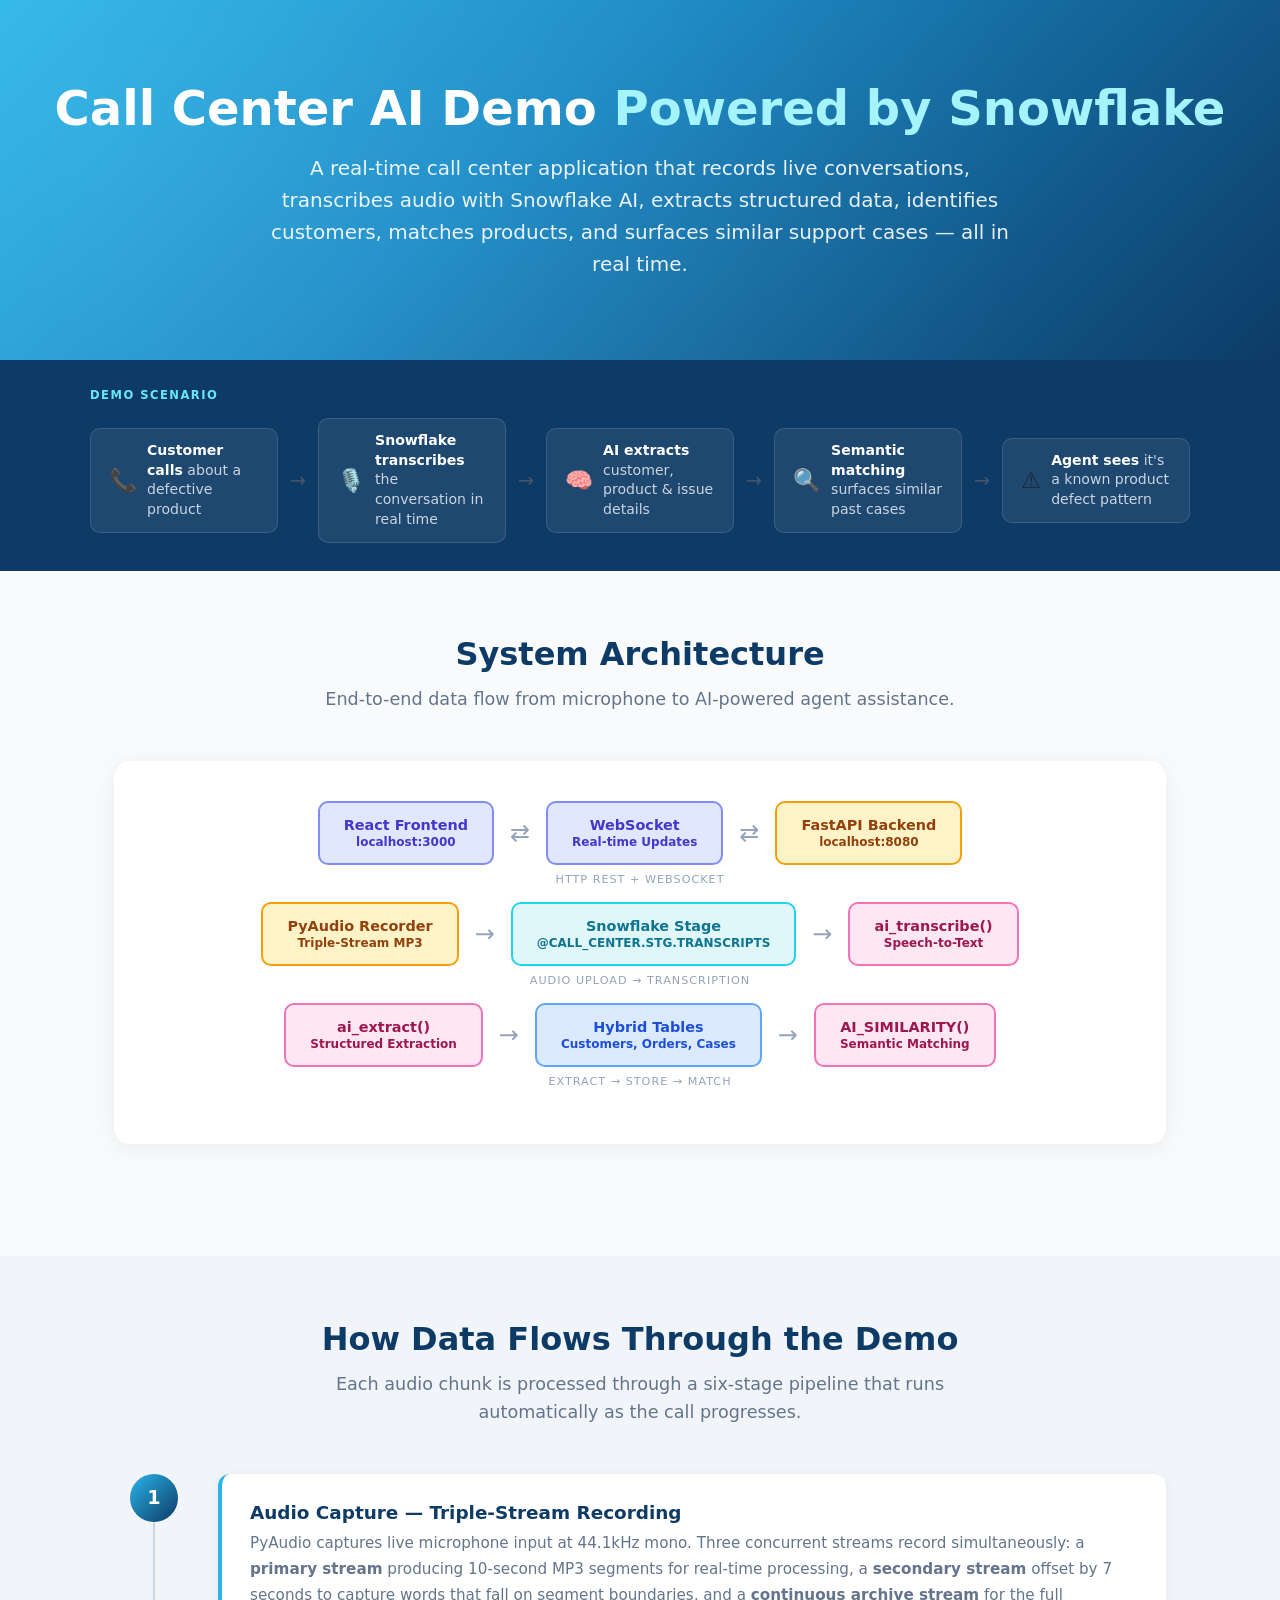
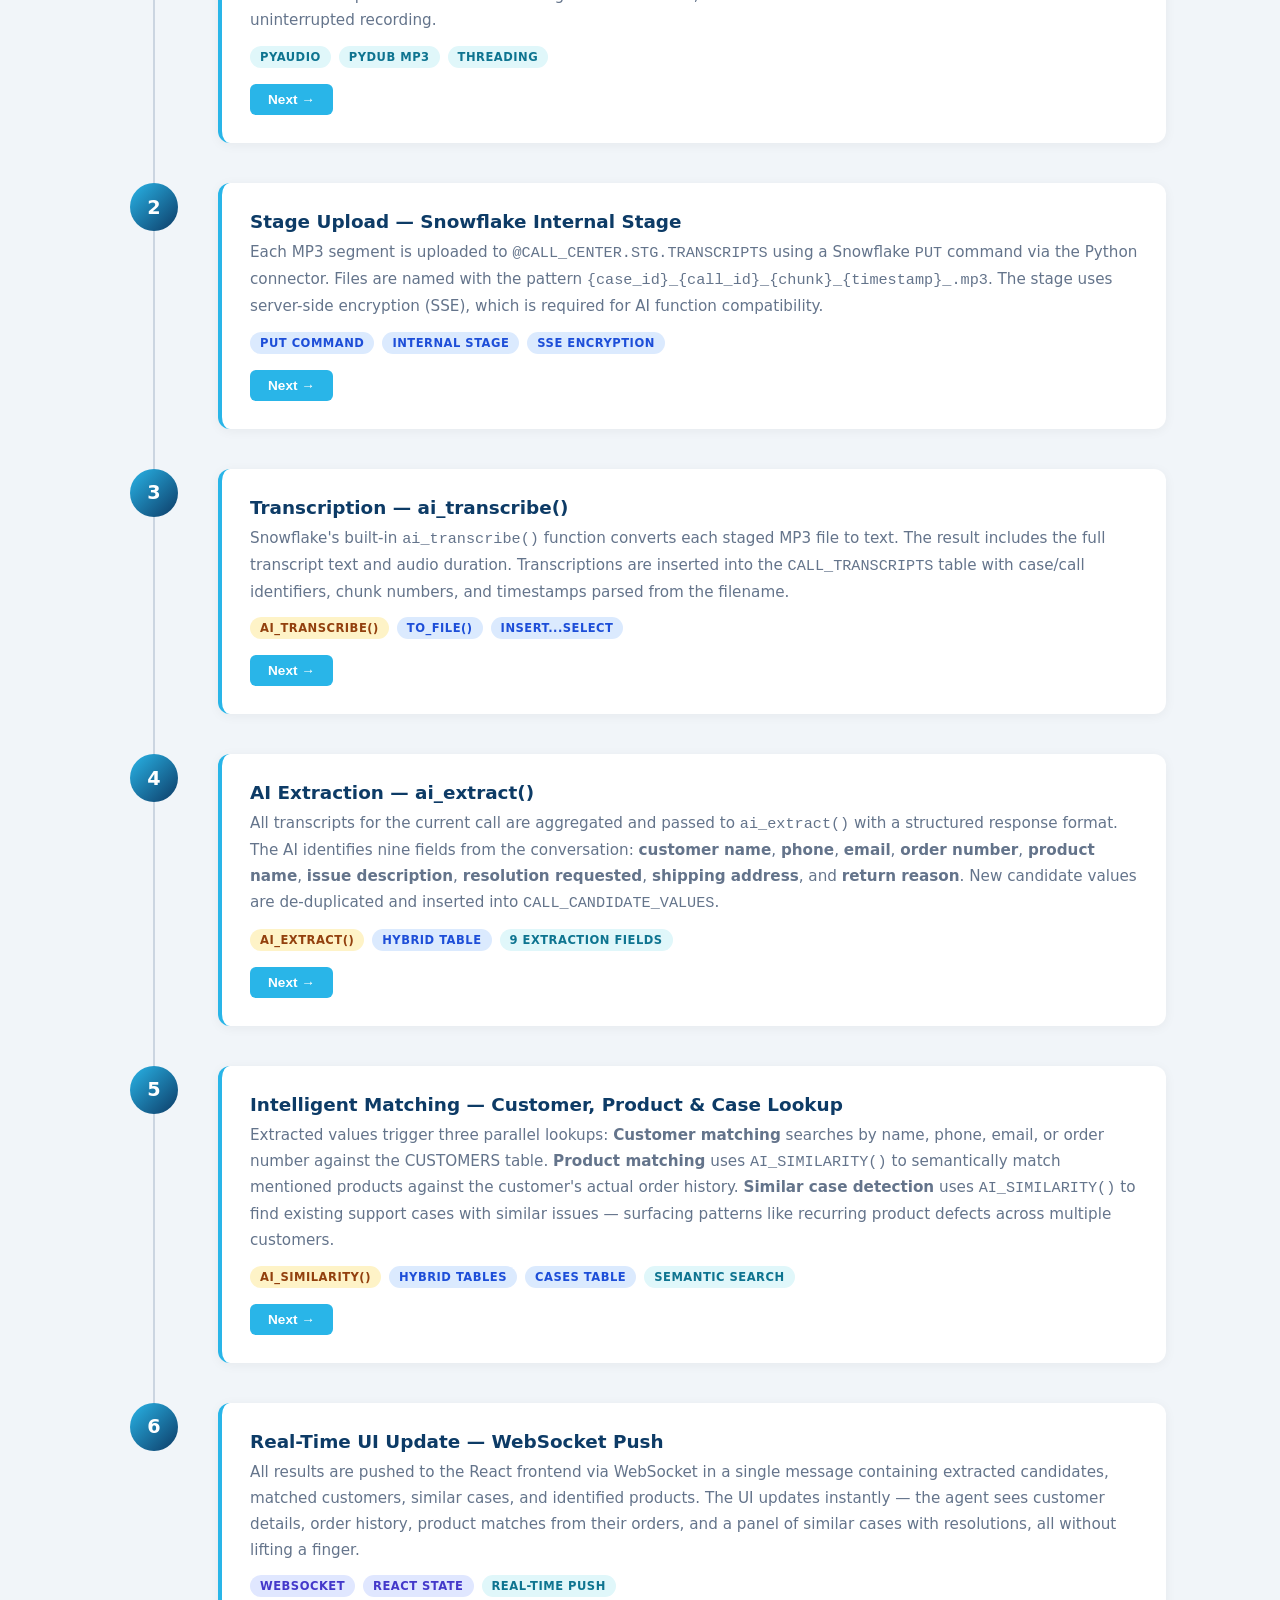
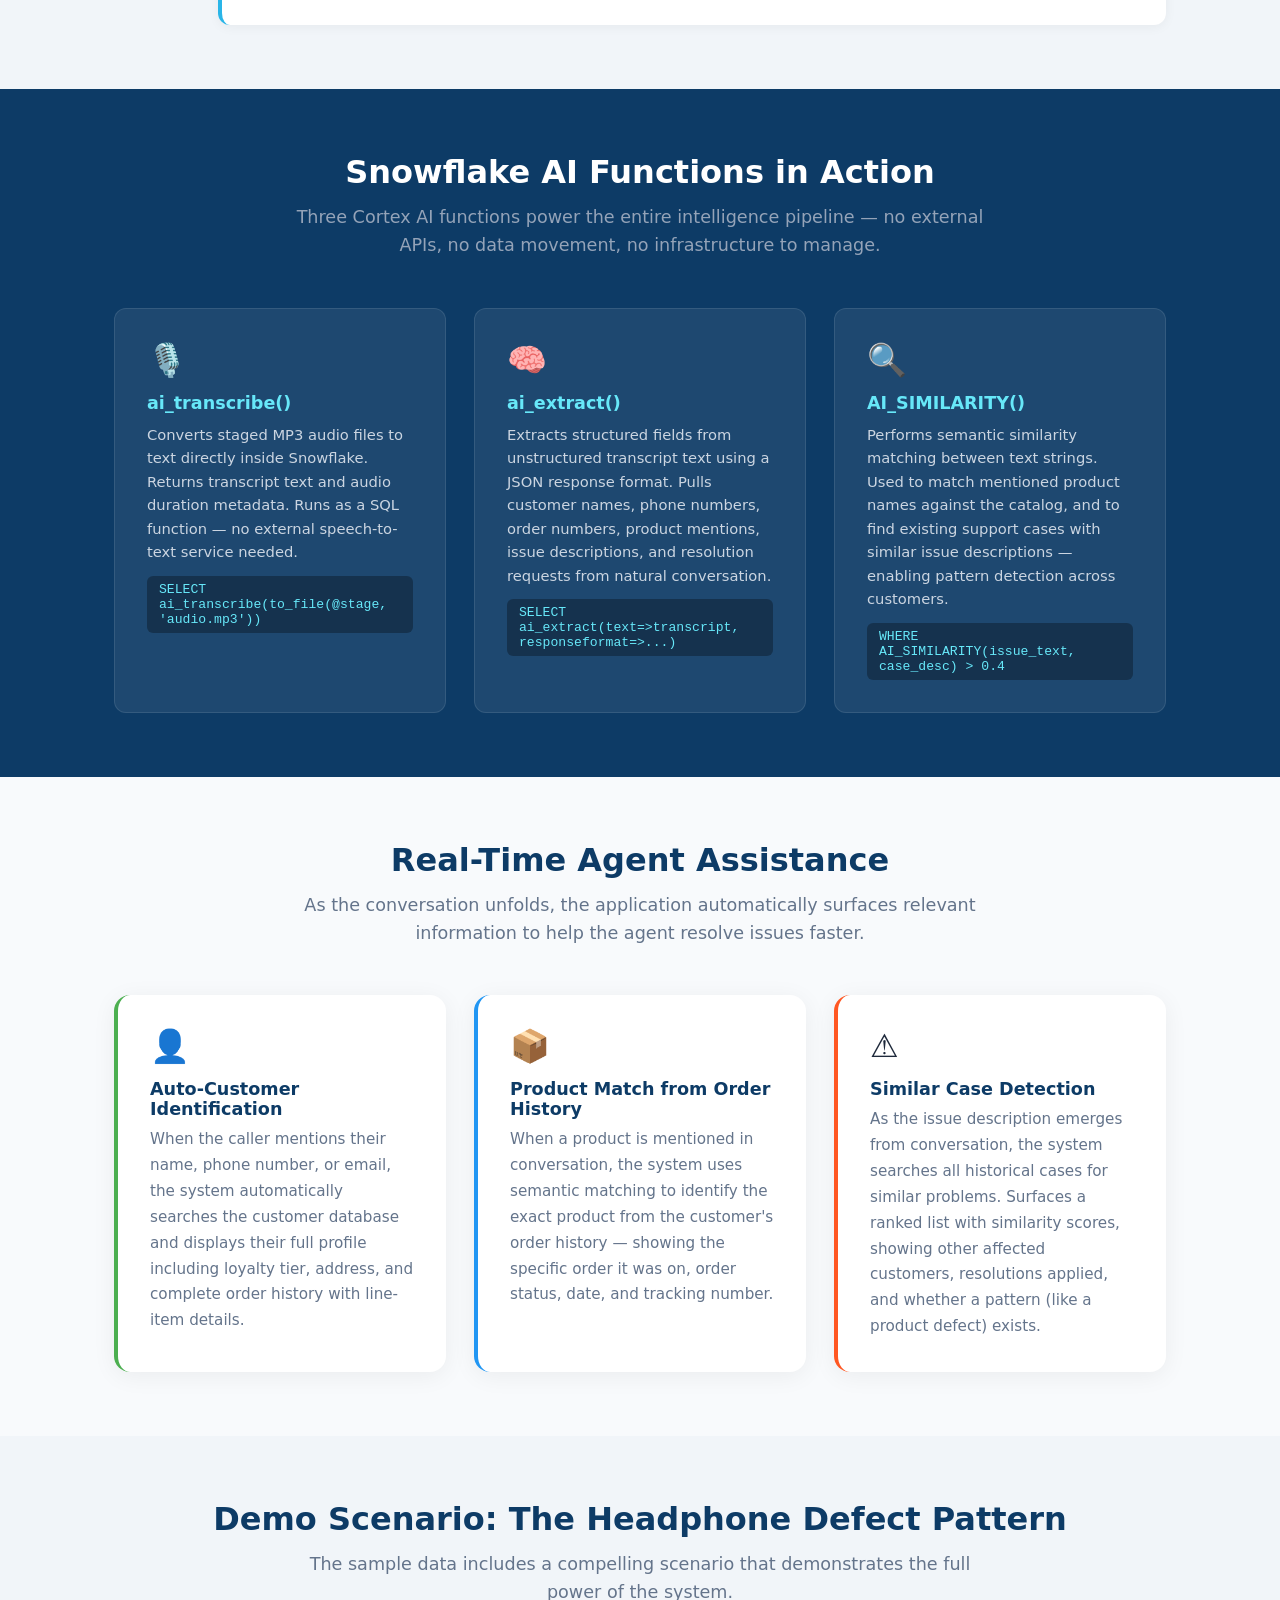
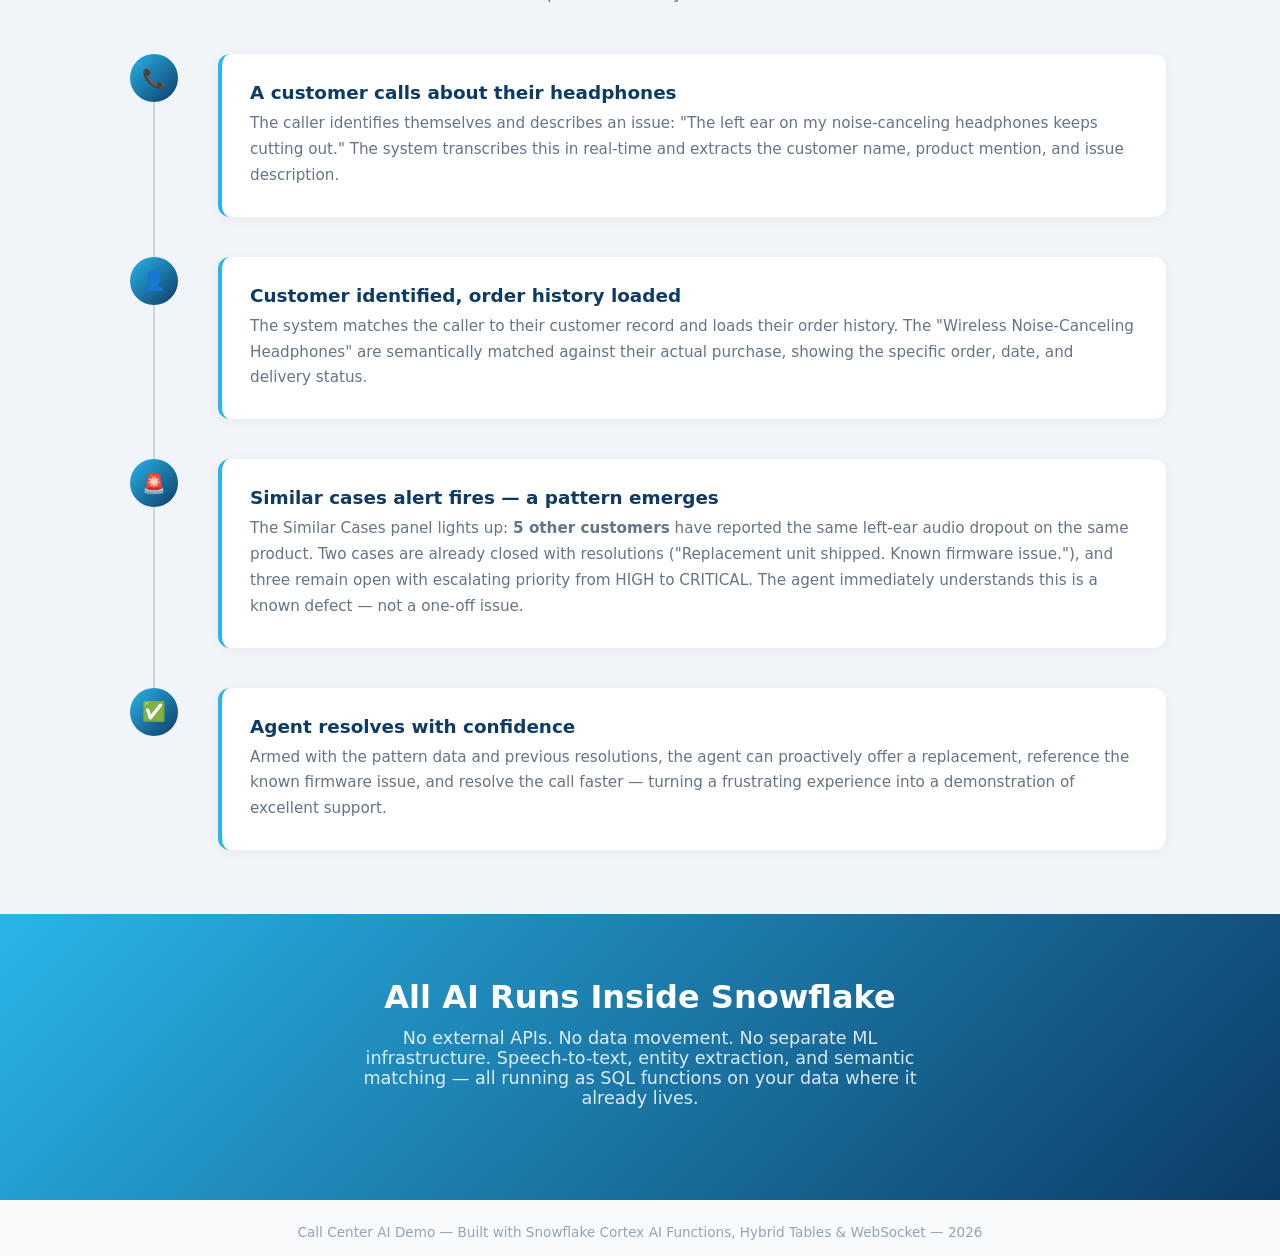
<file: call_center_demo_overview.html>
<!DOCTYPE html>
<html lang="en">
<head>
    <meta charset="UTF-8">
    <meta name="viewport" content="width=device-width, initial-scale=1.0">
    <title>Call Center AI Demo — Powered by Snowflake</title>
    <style>
        * { margin: 0; padding: 0; box-sizing: border-box; }
        body { font-family: 'Segoe UI', system-ui, -apple-system, sans-serif; color: #1e293b; background: #f8fafc; }

        .hero {
            background: linear-gradient(135deg, #29b5e8 0%, #1a8bc7 40%, #0d3b66 100%);
            color: white;
            padding: 80px 40px;
            text-align: center;
            position: relative;
            overflow: hidden;
        }
        .hero::before {
            content: '';
            position: absolute;
            top: -50%; left: -50%;
            width: 200%; height: 200%;
            background: radial-gradient(circle at 30% 50%, rgba(255,255,255,0.08) 0%, transparent 50%);
        }
        .hero h1 { font-size: 3rem; margin-bottom: 16px; position: relative; }
        .hero h1 span { color: #a5f3fc; }
        .hero p { font-size: 1.25rem; max-width: 750px; margin: 0 auto; opacity: 0.9; position: relative; line-height: 1.6; }
        .hero .subtitle { margin-top: 24px; font-size: 1rem; opacity: 0.7; position: relative; }

        .scenario-bar {
            background: #0d3b66;
            padding: 28px 40px;
        }
        .scenario-inner {
            max-width: 1100px;
            margin: 0 auto;
        }
        .scenario-label {
            color: #67e8f9;
            font-size: 0.72rem;
            font-weight: 700;
            text-transform: uppercase;
            letter-spacing: 1.5px;
            margin-bottom: 16px;
        }
        .scenario-steps {
            display: flex;
            align-items: center;
            gap: 12px;
            flex-wrap: wrap;
        }
        .scenario-step {
            display: flex;
            align-items: center;
            gap: 10px;
            background: rgba(255,255,255,0.07);
            border: 1px solid rgba(255,255,255,0.12);
            border-radius: 10px;
            padding: 12px 18px;
            flex: 1;
            min-width: 160px;
        }
        .scenario-icon { font-size: 1.4rem; flex-shrink: 0; }
        .scenario-text { color: #cbd5e1; font-size: 0.88rem; line-height: 1.4; }
        .scenario-text strong { color: white; }
        .scenario-divider { color: #475569; font-size: 1.2rem; flex-shrink: 0; }

        .tech-bar {
            display: flex;
            justify-content: center;
            gap: 48px;
            padding: 36px 20px;
            background: white;
            border-bottom: 1px solid #e2e8f0;
            flex-wrap: wrap;
        }
        .tech-item { text-align: center; }
        .tech-item .label { font-size: 0.75rem; color: #64748b; text-transform: uppercase; letter-spacing: 1px; margin-bottom: 6px; }
        .tech-item .value { font-size: 1.1rem; font-weight: 700; color: #0d3b66; }

        .section { max-width: 1100px; margin: 0 auto; padding: 64px 24px; }
        .section-title { font-size: 2rem; text-align: center; margin-bottom: 12px; color: #0d3b66; }
        .section-subtitle { text-align: center; color: #64748b; margin-bottom: 48px; font-size: 1.1rem; max-width: 700px; margin-left: auto; margin-right: auto; line-height: 1.6; }

        /* Architecture Flow */
        .flow-section { background: #f1f5f9; }
        .flow-container {
            display: flex;
            flex-direction: column;
            gap: 0;
            position: relative;
        }
        .flow-step {
            display: grid;
            grid-template-columns: 80px 1fr;
            gap: 24px;
            align-items: start;
            position: relative;
            padding-bottom: 40px;
        }
        .flow-step:last-child { padding-bottom: 0; }
        .flow-step::before {
            content: '';
            position: absolute;
            left: 39px;
            top: 48px;
            bottom: 0;
            width: 2px;
            background: #cbd5e1;
        }
        .flow-step:last-child::before { display: none; }
        .step-number {
            width: 48px;
            height: 48px;
            background: linear-gradient(135deg, #29b5e8, #0d3b66);
            color: white;
            border-radius: 50%;
            display: flex;
            align-items: center;
            justify-content: center;
            font-weight: 800;
            font-size: 1.2rem;
            z-index: 1;
            margin-left: 16px;
            flex-shrink: 0;
        }
        .step-content {
            background: white;
            border-radius: 12px;
            padding: 28px;
            box-shadow: 0 2px 12px rgba(0,0,0,0.05);
            border-left: 4px solid #29b5e8;
        }
        .step-content h3 { font-size: 1.15rem; color: #0d3b66; margin-bottom: 8px; }
        .step-content p { color: #64748b; font-size: 0.95rem; line-height: 1.7; }
        .step-content .tech-tags { margin-top: 12px; display: flex; flex-wrap: wrap; gap: 8px; }
        .tech-tag {
            display: inline-block;
            background: #e0f7fa;
            color: #0e7490;
            font-size: 0.72rem;
            font-weight: 600;
            padding: 4px 10px;
            border-radius: 999px;
            text-transform: uppercase;
            letter-spacing: 0.5px;
        }
        .tech-tag.snowflake { background: #dbeafe; color: #1d4ed8; }
        .tech-tag.ai { background: #fef3c7; color: #92400e; }
        .tech-tag.frontend { background: #e0e7ff; color: #4338ca; }
        .flow-next-btn {
            margin-top: 16px;
            display: inline-flex;
            align-items: center;
            gap: 6px;
            background: #29b5e8;
            color: #fff;
            border: none;
            border-radius: 6px;
            padding: 8px 18px;
            font-size: 0.85rem;
            font-weight: 600;
            cursor: pointer;
            transition: background 0.18s;
        }
        .flow-next-btn:hover { background: #1a8bc7; }

        /* Data Model */
        .model-section { background: white; }
        .model-grid {
            display: grid;
            grid-template-columns: repeat(auto-fit, minmax(280px, 1fr));
            gap: 24px;
        }
        .model-card {
            background: #f8fafc;
            border-radius: 12px;
            padding: 28px;
            border-top: 4px solid #29b5e8;
            box-shadow: 0 1px 3px rgba(0,0,0,0.06);
        }
        .model-card.hybrid { border-top-color: #4caf50; }
        .model-card.regular { border-top-color: #ff9800; }
        .model-card.view { border-top-color: #9c27b0; }
        .model-card h3 { font-size: 1.05rem; margin-bottom: 6px; color: #0d3b66; font-family: 'Courier New', monospace; }
        .model-card .card-type { font-size: 0.72rem; font-weight: 600; text-transform: uppercase; letter-spacing: 1px; margin-bottom: 10px; }
        .model-card .card-type.ht { color: #4caf50; }
        .model-card .card-type.rt { color: #ff9800; }
        .model-card .card-type.vw { color: #9c27b0; }
        .model-card p { color: #64748b; font-size: 0.9rem; line-height: 1.6; }
        .model-card ul { list-style: none; margin-top: 10px; }
        .model-card ul li { color: #475569; font-size: 0.85rem; padding: 3px 0; font-family: 'Courier New', monospace; }
        .model-card ul li::before { content: '→ '; color: #29b5e8; }

        /* AI Features */
        .ai-section { background: #0d3b66; color: white; }
        .ai-section .section-title { color: white; }
        .ai-section .section-subtitle { color: #94a3b8; }
        .ai-grid {
            display: grid;
            grid-template-columns: repeat(auto-fit, minmax(320px, 1fr));
            gap: 28px;
        }
        .ai-card {
            background: rgba(255,255,255,0.07);
            border: 1px solid rgba(255,255,255,0.1);
            border-radius: 12px;
            padding: 32px;
            transition: transform 0.2s, background 0.2s;
        }
        .ai-card:hover {
            transform: translateY(-4px);
            background: rgba(255,255,255,0.1);
        }
        .ai-card .icon { font-size: 2rem; margin-bottom: 14px; }
        .ai-card h3 { color: #67e8f9; font-size: 1.1rem; margin-bottom: 10px; }
        .ai-card p { color: #cbd5e1; font-size: 0.92rem; line-height: 1.6; }
        .ai-card code {
            display: inline-block;
            margin-top: 12px;
            background: rgba(0,0,0,0.3);
            padding: 6px 12px;
            border-radius: 6px;
            font-size: 0.82rem;
            color: #67e8f9;
            font-family: 'Courier New', monospace;
        }

        /* Real-time Features */
        .realtime-grid {
            display: grid;
            grid-template-columns: repeat(auto-fit, minmax(300px, 1fr));
            gap: 28px;
        }
        .realtime-card {
            background: white;
            border-radius: 16px;
            padding: 32px;
            box-shadow: 0 4px 24px rgba(0,0,0,0.06);
            border-left: 4px solid #29b5e8;
            transition: transform 0.2s;
        }
        .realtime-card:hover { transform: translateY(-4px); box-shadow: 0 8px 32px rgba(0,0,0,0.1); }
        .realtime-card .icon { font-size: 2rem; margin-bottom: 14px; }
        .realtime-card h3 { font-size: 1.1rem; margin-bottom: 8px; color: #0d3b66; }
        .realtime-card p { color: #64748b; line-height: 1.7; font-size: 0.95rem; }
        .realtime-card.alert { border-left-color: #ff5722; }
        .realtime-card.product { border-left-color: #2196f3; }
        .realtime-card.customer { border-left-color: #4caf50; }

        /* Architecture Diagram */
        .arch-diagram {
            background: white;
            border-radius: 16px;
            padding: 40px;
            box-shadow: 0 4px 24px rgba(0,0,0,0.06);
            margin-bottom: 48px;
        }
        .arch-row {
            display: flex;
            justify-content: center;
            align-items: center;
            gap: 16px;
            margin-bottom: 24px;
            flex-wrap: wrap;
        }
        .arch-box {
            padding: 14px 24px;
            border-radius: 10px;
            font-weight: 600;
            font-size: 0.9rem;
            text-align: center;
            min-width: 160px;
        }
        .arch-box.frontend { background: #e0e7ff; color: #4338ca; border: 2px solid #818cf8; }
        .arch-box.backend { background: #fef3c7; color: #92400e; border: 2px solid #f59e0b; }
        .arch-box.snowflake { background: #dbeafe; color: #1d4ed8; border: 2px solid #60a5fa; }
        .arch-box.ai { background: #fce7f3; color: #9d174d; border: 2px solid #f472b6; }
        .arch-box.storage { background: #e0f7fa; color: #0e7490; border: 2px solid #22d3ee; }
        .arch-arrow {
            font-size: 1.5rem;
            color: #94a3b8;
        }
        .arch-label {
            font-size: 0.7rem;
            color: #94a3b8;
            text-align: center;
            margin-top: -16px;
            margin-bottom: 16px;
            text-transform: uppercase;
            letter-spacing: 1px;
        }

        .cta {
            background: linear-gradient(135deg, #29b5e8, #0d3b66);
            color: white;
            text-align: center;
            padding: 64px 24px;
        }
        .cta h2 { font-size: 2rem; margin-bottom: 12px; }
        .cta p { opacity: 0.85; margin-bottom: 28px; font-size: 1.1rem; max-width: 600px; margin-left: auto; margin-right: auto; }

        footer {
            text-align: center;
            padding: 24px;
            color: #94a3b8;
            font-size: 0.85rem;
            background: #f8fafc;
        }

        @media (max-width: 768px) {
            .hero h1 { font-size: 2rem; }
            .hero { padding: 48px 20px; }
            .tech-bar { gap: 24px; }
            .flow-step { grid-template-columns: 56px 1fr; gap: 16px; }
            .step-number { width: 36px; height: 36px; font-size: 1rem; margin-left: 10px; }
            .flow-step::before { left: 27px; }
            .arch-row { flex-direction: column; }
            .arch-arrow { transform: rotate(90deg); }
        }
    </style>
</head>
<body>

<section class="hero">
    <h1>Call Center AI Demo <span>Powered by Snowflake</span></h1>
    <p>A real-time call center application that records live conversations, transcribes audio with Snowflake AI, extracts structured data, identifies customers, matches products, and surfaces similar support cases — all in real time.</p>

</section>

<div class="scenario-bar">
    <div class="scenario-inner">
        <div class="scenario-label">Demo Scenario</div>
        <div class="scenario-steps">
            <div class="scenario-step">
                <div class="scenario-icon">📞</div>
                <div class="scenario-text"><strong>Customer calls</strong> about a defective product</div>
            </div>
            <div class="scenario-divider">→</div>
            <div class="scenario-step">
                <div class="scenario-icon">🎙️</div>
                <div class="scenario-text"><strong>Snowflake transcribes</strong> the conversation in real time</div>
            </div>
            <div class="scenario-divider">→</div>
            <div class="scenario-step">
                <div class="scenario-icon">🧠</div>
                <div class="scenario-text"><strong>AI extracts</strong> customer, product &amp; issue details</div>
            </div>
            <div class="scenario-divider">→</div>
            <div class="scenario-step">
                <div class="scenario-icon">🔍</div>
                <div class="scenario-text"><strong>Semantic matching</strong> surfaces similar past cases</div>
            </div>
            <div class="scenario-divider">→</div>
            <div class="scenario-step">
                <div class="scenario-icon">⚠️</div>
                <div class="scenario-text"><strong>Agent sees</strong> it's a known product defect pattern</div>
            </div>
        </div>
    </div>
</div>


<!-- Architecture Overview -->
<section class="section">
    <h2 class="section-title">System Architecture</h2>
    <p class="section-subtitle">End-to-end data flow from microphone to AI-powered agent assistance.</p>
    <div class="arch-diagram">
        <div class="arch-row">
            <div class="arch-box frontend">React Frontend<br><small>localhost:3000</small></div>
            <div class="arch-arrow">⇄</div>
            <div class="arch-box frontend">WebSocket<br><small>Real-time Updates</small></div>
            <div class="arch-arrow">⇄</div>
            <div class="arch-box backend">FastAPI Backend<br><small>localhost:8080</small></div>
        </div>
        <div class="arch-label">HTTP REST + WebSocket</div>
        <div class="arch-row">
            <div class="arch-box backend">PyAudio Recorder<br><small>Triple-Stream MP3</small></div>
            <div class="arch-arrow">→</div>
            <div class="arch-box storage">Snowflake Stage<br><small>@CALL_CENTER.STG.TRANSCRIPTS</small></div>
            <div class="arch-arrow">→</div>
            <div class="arch-box ai">ai_transcribe()<br><small>Speech-to-Text</small></div>
        </div>
        <div class="arch-label">Audio Upload → Transcription</div>
        <div class="arch-row">
            <div class="arch-box ai">ai_extract()<br><small>Structured Extraction</small></div>
            <div class="arch-arrow">→</div>
            <div class="arch-box snowflake">Hybrid Tables<br><small>Customers, Orders, Cases</small></div>
            <div class="arch-arrow">→</div>
            <div class="arch-box ai">AI_SIMILARITY()<br><small>Semantic Matching</small></div>
        </div>
        <div class="arch-label">Extract → Store → Match</div>
    </div>
</section>

<!-- Data Processing Pipeline -->
<section class="flow-section">
    <div class="section">
        <h2 class="section-title">How Data Flows Through the Demo</h2>
        <p class="section-subtitle">Each audio chunk is processed through a six-stage pipeline that runs automatically as the call progresses.</p>
        <div class="flow-container">
            <div class="flow-step" id="flow-step-1">
                <div class="step-number">1</div>
                <div class="step-content">
                    <h3>Audio Capture — Triple-Stream Recording</h3>
                    <p>PyAudio captures live microphone input at 44.1kHz mono. Three concurrent streams record simultaneously: a <strong>primary stream</strong> producing 10-second MP3 segments for real-time processing, a <strong>secondary stream</strong> offset by 7 seconds to capture words that fall on segment boundaries, and a <strong>continuous archive stream</strong> for the full uninterrupted recording.</p>
                    <div class="tech-tags">
                        <span class="tech-tag">PyAudio</span>
                        <span class="tech-tag">pydub MP3</span>
                        <span class="tech-tag">Threading</span>
                    </div>
                    <button class="flow-next-btn" onclick="scrollToStep(2)">Next &rarr;</button>
                </div>
            </div>
            <div class="flow-step" id="flow-step-2">
                <div class="step-number">2</div>
                <div class="step-content">
                    <h3>Stage Upload — Snowflake Internal Stage</h3>
                    <p>Each MP3 segment is uploaded to <code>@CALL_CENTER.STG.TRANSCRIPTS</code> using a Snowflake <code>PUT</code> command via the Python connector. Files are named with the pattern <code>{case_id}_{call_id}_{chunk}_{timestamp}_.mp3</code>. The stage uses server-side encryption (SSE), which is required for AI function compatibility.</p>
                    <div class="tech-tags">
                        <span class="tech-tag snowflake">PUT Command</span>
                        <span class="tech-tag snowflake">Internal Stage</span>
                        <span class="tech-tag snowflake">SSE Encryption</span>
                    </div>
                    <button class="flow-next-btn" onclick="scrollToStep(3)">Next &rarr;</button>
                </div>
            </div>
            <div class="flow-step" id="flow-step-3">
                <div class="step-number">3</div>
                <div class="step-content">
                    <h3>Transcription — ai_transcribe()</h3>
                    <p>Snowflake's built-in <code>ai_transcribe()</code> function converts each staged MP3 file to text. The result includes the full transcript text and audio duration. Transcriptions are inserted into the <code>CALL_TRANSCRIPTS</code> table with case/call identifiers, chunk numbers, and timestamps parsed from the filename.</p>
                    <div class="tech-tags">
                        <span class="tech-tag ai">ai_transcribe()</span>
                        <span class="tech-tag snowflake">to_file()</span>
                        <span class="tech-tag snowflake">INSERT...SELECT</span>
                    </div>
                    <button class="flow-next-btn" onclick="scrollToStep(4)">Next &rarr;</button>
                </div>
            </div>
            <div class="flow-step" id="flow-step-4">
                <div class="step-number">4</div>
                <div class="step-content">
                    <h3>AI Extraction — ai_extract()</h3>
                    <p>All transcripts for the current call are aggregated and passed to <code>ai_extract()</code> with a structured response format. The AI identifies nine fields from the conversation: <strong>customer name</strong>, <strong>phone</strong>, <strong>email</strong>, <strong>order number</strong>, <strong>product name</strong>, <strong>issue description</strong>, <strong>resolution requested</strong>, <strong>shipping address</strong>, and <strong>return reason</strong>. New candidate values are de-duplicated and inserted into <code>CALL_CANDIDATE_VALUES</code>.</p>
                    <div class="tech-tags">
                        <span class="tech-tag ai">ai_extract()</span>
                        <span class="tech-tag snowflake">Hybrid Table</span>
                        <span class="tech-tag">9 Extraction Fields</span>
                    </div>
                    <button class="flow-next-btn" onclick="scrollToStep(5)">Next &rarr;</button>
                </div>
            </div>
            <div class="flow-step" id="flow-step-5">
                <div class="step-number">5</div>
                <div class="step-content">
                    <h3>Intelligent Matching — Customer, Product & Case Lookup</h3>
                    <p>Extracted values trigger three parallel lookups: <strong>Customer matching</strong> searches by name, phone, email, or order number against the CUSTOMERS table. <strong>Product matching</strong> uses <code>AI_SIMILARITY()</code> to semantically match mentioned products against the customer's actual order history. <strong>Similar case detection</strong> uses <code>AI_SIMILARITY()</code> to find existing support cases with similar issues — surfacing patterns like recurring product defects across multiple customers.</p>
                    <div class="tech-tags">
                        <span class="tech-tag ai">AI_SIMILARITY()</span>
                        <span class="tech-tag snowflake">Hybrid Tables</span>
                        <span class="tech-tag snowflake">CASES Table</span>
                        <span class="tech-tag">Semantic Search</span>
                    </div>
                    <button class="flow-next-btn" onclick="scrollToStep(6)">Next &rarr;</button>
                </div>
            </div>
            <div class="flow-step" id="flow-step-6">
                <div class="step-number">6</div>
                <div class="step-content">
                    <h3>Real-Time UI Update — WebSocket Push</h3>
                    <p>All results are pushed to the React frontend via WebSocket in a single message containing extracted candidates, matched customers, similar cases, and identified products. The UI updates instantly — the agent sees customer details, order history, product matches from their orders, and a panel of similar cases with resolutions, all without lifting a finger.</p>
                    <div class="tech-tags">
                        <span class="tech-tag frontend">WebSocket</span>
                        <span class="tech-tag frontend">React State</span>
                        <span class="tech-tag">Real-time Push</span>
                    </div>
                </div>
            </div>
        </div>
    </div>
</section>

<!-- AI Functions -->
<section class="ai-section">
    <div class="section">
        <h2 class="section-title">Snowflake AI Functions in Action</h2>
        <p class="section-subtitle">Three Cortex AI functions power the entire intelligence pipeline — no external APIs, no data movement, no infrastructure to manage.</p>
        <div class="ai-grid">
            <div class="ai-card">
                <div class="icon">🎙️</div>
                <h3>ai_transcribe()</h3>
                <p>Converts staged MP3 audio files to text directly inside Snowflake. Returns transcript text and audio duration metadata. Runs as a SQL function — no external speech-to-text service needed.</p>
                <code>SELECT ai_transcribe(to_file(@stage, 'audio.mp3'))</code>
            </div>
            <div class="ai-card">
                <div class="icon">🧠</div>
                <h3>ai_extract()</h3>
                <p>Extracts structured fields from unstructured transcript text using a JSON response format. Pulls customer names, phone numbers, order numbers, product mentions, issue descriptions, and resolution requests from natural conversation.</p>
                <code>SELECT ai_extract(text=>transcript, responseformat=>...)</code>
            </div>
            <div class="ai-card">
                <div class="icon">🔍</div>
                <h3>AI_SIMILARITY()</h3>
                <p>Performs semantic similarity matching between text strings. Used to match mentioned product names against the catalog, and to find existing support cases with similar issue descriptions — enabling pattern detection across customers.</p>
                <code>WHERE AI_SIMILARITY(issue_text, case_desc) > 0.4</code>
            </div>
        </div>
    </div>
</section>

<!-- Real-Time Features -->
<section class="section">
    <h2 class="section-title">Real-Time Agent Assistance</h2>
    <p class="section-subtitle">As the conversation unfolds, the application automatically surfaces relevant information to help the agent resolve issues faster.</p>
    <div class="realtime-grid">
        <div class="realtime-card customer">
            <div class="icon">👤</div>
            <h3>Auto-Customer Identification</h3>
            <p>When the caller mentions their name, phone number, or email, the system automatically searches the customer database and displays their full profile including loyalty tier, address, and complete order history with line-item details.</p>
        </div>
        <div class="realtime-card product">
            <div class="icon">📦</div>
            <h3>Product Match from Order History</h3>
            <p>When a product is mentioned in conversation, the system uses semantic matching to identify the exact product from the customer's order history — showing the specific order it was on, order status, date, and tracking number.</p>
        </div>
        <div class="realtime-card alert">
            <div class="icon">⚠️</div>
            <h3>Similar Case Detection</h3>
            <p>As the issue description emerges from conversation, the system searches all historical cases for similar problems. Surfaces a ranked list with similarity scores, showing other affected customers, resolutions applied, and whether a pattern (like a product defect) exists.</p>
        </div>
    </div>
</section>

<!-- Demo Scenario -->
<section class="flow-section">
    <div class="section">
        <h2 class="section-title">Demo Scenario: The Headphone Defect Pattern</h2>
        <p class="section-subtitle">The sample data includes a compelling scenario that demonstrates the full power of the system.</p>
        <div class="flow-container">
            <div class="flow-step">
                <div class="step-number">📞</div>
                <div class="step-content">
                    <h3>A customer calls about their headphones</h3>
                    <p>The caller identifies themselves and describes an issue: "The left ear on my noise-canceling headphones keeps cutting out." The system transcribes this in real-time and extracts the customer name, product mention, and issue description.</p>
                </div>
            </div>
            <div class="flow-step">
                <div class="step-number">👤</div>
                <div class="step-content">
                    <h3>Customer identified, order history loaded</h3>
                    <p>The system matches the caller to their customer record and loads their order history. The "Wireless Noise-Canceling Headphones" are semantically matched against their actual purchase, showing the specific order, date, and delivery status.</p>
                </div>
            </div>
            <div class="flow-step">
                <div class="step-number">🚨</div>
                <div class="step-content">
                    <h3>Similar cases alert fires — a pattern emerges</h3>
                    <p>The Similar Cases panel lights up: <strong>5 other customers</strong> have reported the same left-ear audio dropout on the same product. Two cases are already closed with resolutions ("Replacement unit shipped. Known firmware issue."), and three remain open with escalating priority from HIGH to CRITICAL. The agent immediately understands this is a known defect — not a one-off issue.</p>
                </div>
            </div>
            <div class="flow-step">
                <div class="step-number">✅</div>
                <div class="step-content">
                    <h3>Agent resolves with confidence</h3>
                    <p>Armed with the pattern data and previous resolutions, the agent can proactively offer a replacement, reference the known firmware issue, and resolve the call faster — turning a frustrating experience into a demonstration of excellent support.</p>
                </div>
            </div>
        </div>
    </div>
</section>

<section class="cta">
    <h2>All AI Runs Inside Snowflake</h2>
    <p>No external APIs. No data movement. No separate ML infrastructure. Speech-to-text, entity extraction, and semantic matching — all running as SQL functions on your data where it already lives.</p>
</section>

<footer>
    Call Center AI Demo &mdash; Built with Snowflake Cortex AI Functions, Hybrid Tables & WebSocket &mdash; 2026
</footer>

</body>
<script>
function scrollToStep(n) {
    var el = document.getElementById('flow-step-' + n);
    if (el) el.scrollIntoView({ behavior: 'smooth', block: 'center' });
}
</script>
</html>
</file>
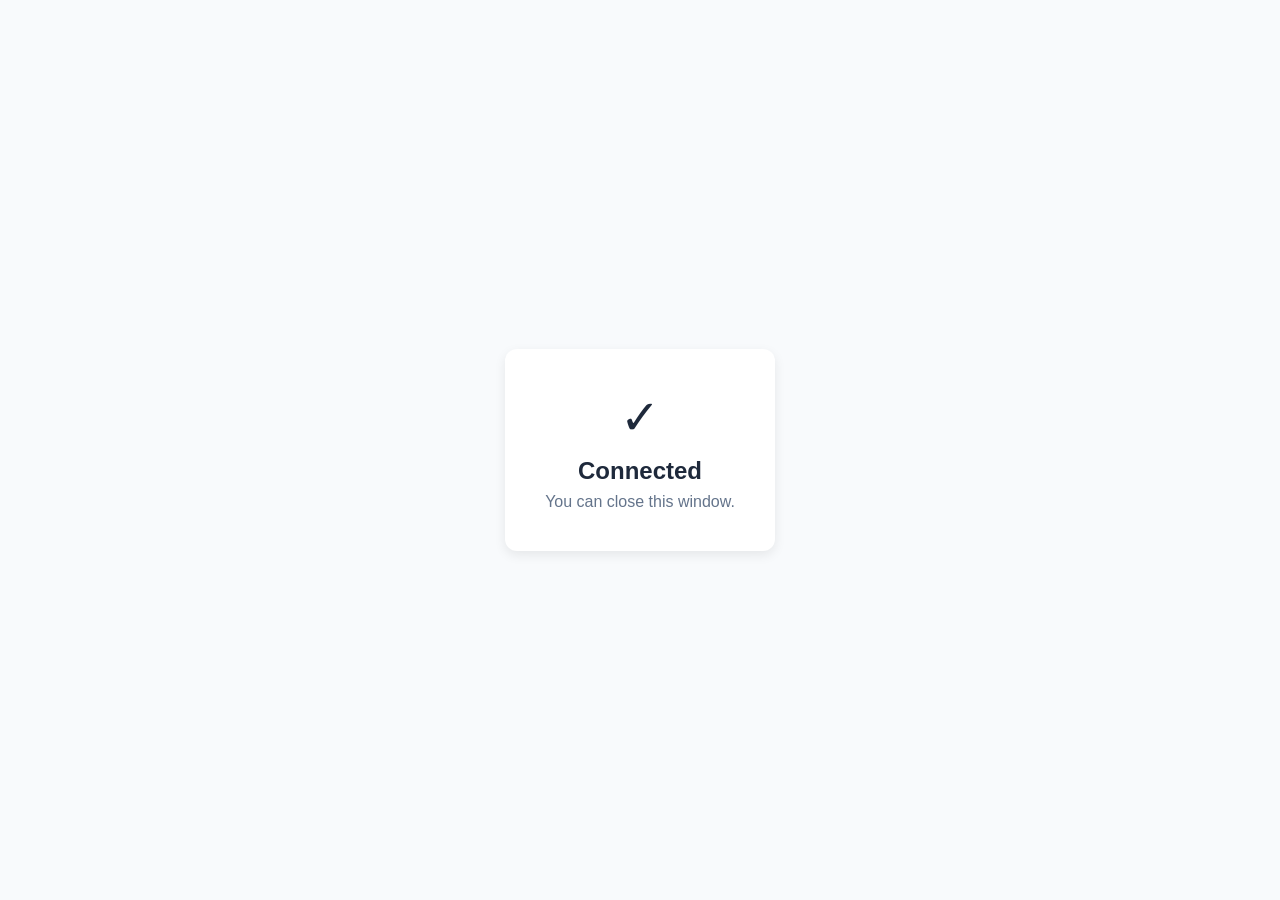
<file: frontend/public/oauth-callback.html>
<!DOCTYPE html>
<html>
<head>
  <title>Connecting...</title>
  <style>
    body {
      font-family: -apple-system, BlinkMacSystemFont, sans-serif;
      display: flex;
      align-items: center;
      justify-content: center;
      height: 100vh;
      margin: 0;
      background: #f8fafc;
      color: #1e293b;
    }
    .card {
      text-align: center;
      padding: 40px;
      background: white;
      border-radius: 12px;
      box-shadow: 0 4px 12px rgba(0,0,0,0.08);
    }
    .check { font-size: 48px; margin-bottom: 12px; }
    h2 { margin: 0 0 8px; }
    p { color: #64748b; margin: 0; }
  </style>
</head>
<body>
  <div class="card">
    <div class="check">✓</div>
    <h2>Connected</h2>
    <p>You can close this window.</p>
  </div>
  <script>
    // If there's a query string from an OAuth callback, send it to the backend
    const qs = window.location.search;
    if (qs && qs.length > 1) {
      fetch('http://localhost:8080/api/mcp/callback', {
        method: 'POST',
        headers: { 'Content-Type': 'application/json' },
        body: JSON.stringify({ query_string: qs.substring(1) })
      }).then(() => {
        // Auto-close after a short delay
        setTimeout(() => window.close(), 1500);
      }).catch(console.error);
    } else {
      // DCR flow completed server-side, just close
      setTimeout(() => window.close(), 2000);
    }
  </script>
</body>
</html>
</file>
